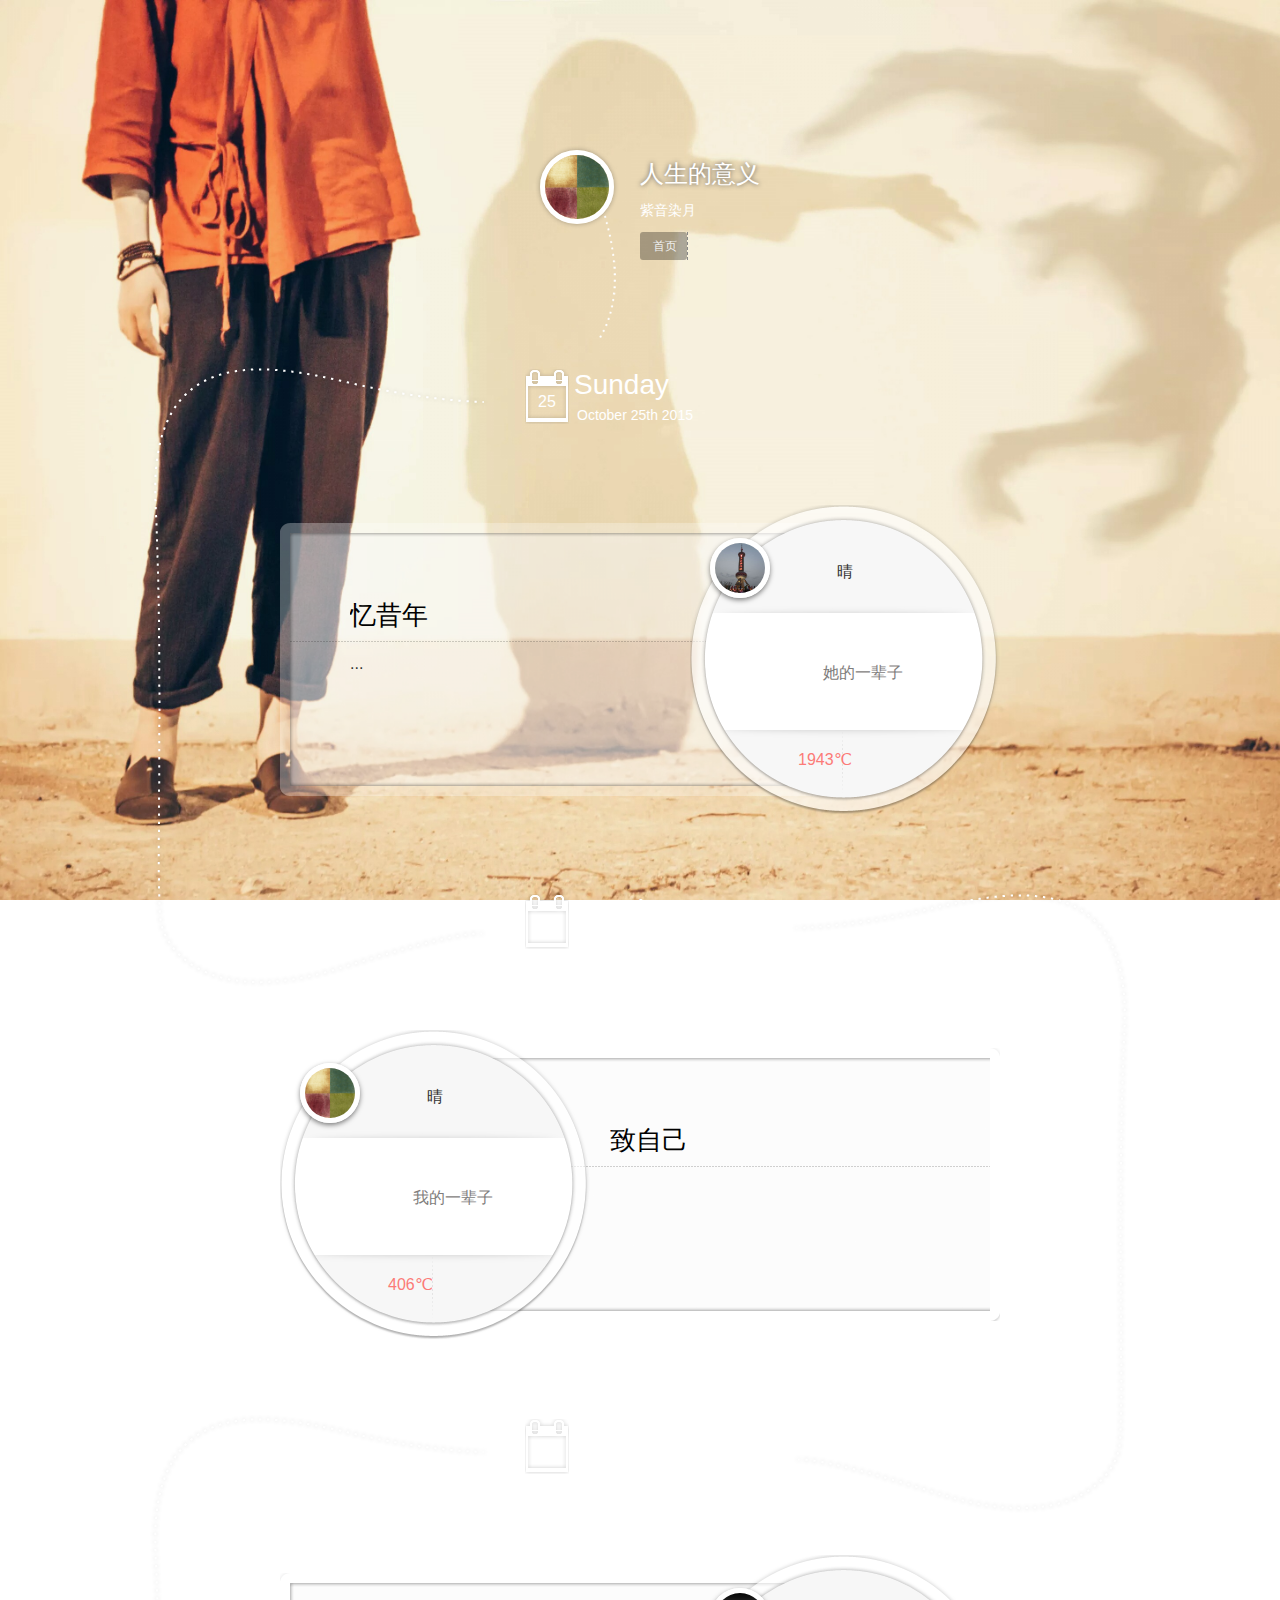
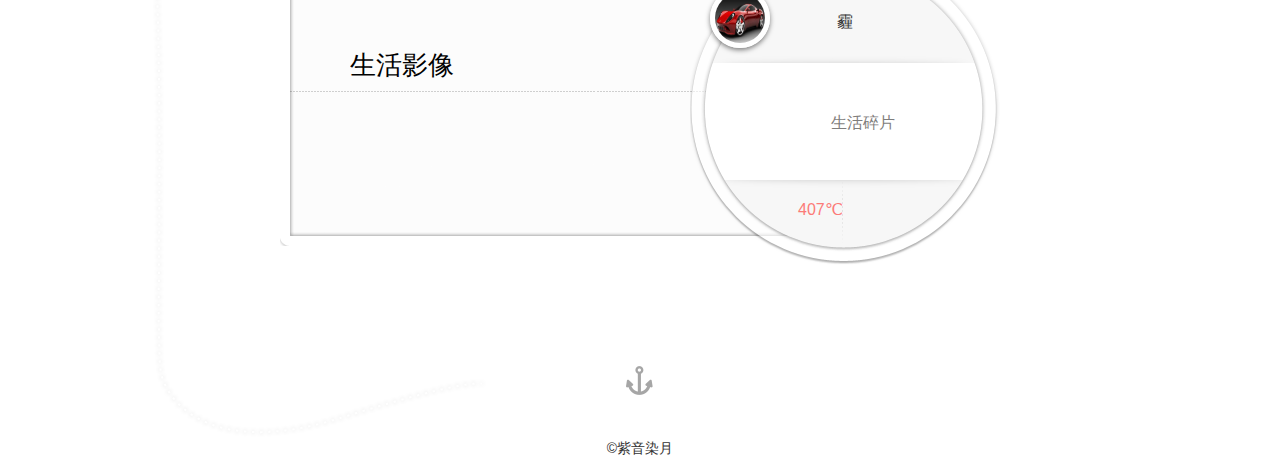
<file: index.html>
<!doctype html>
<!-- The Time Machine GitHub pages theme was designed and developed by Jon Rohan, on Feb 7, 2012. -->
<!-- Follow him for fun. http://twitter.com/jonrohan. Tail his code on https://github.com/jonrohan -->
<html>
<head>
  <meta charset="utf-8">
  <meta http-equiv="X-UA-Compatible" content="IE=edge,chrome=1">

  <link rel="stylesheet" href="style.css" type="text/css" media="screen" />
  <link rel="shortcut icon" href="img/zl.jpg">

  <script type="text/javascript" src="js/jquery.min.js"></script>

  <title>紫音染月</title>
  <meta name="description" content="This is my blog">


  <meta name="viewport" content="width=device-width,initial-scale=1">

</head>

<body class="home blog custom-background">
	<div id="wrap">
		<div id="header" class="clearfix">
			<div id="logo" class="sprite">
				<div class="sprite circle">
					<a href="#" title="人生的意义">
						<img src="img/zl.jpg" alt="logo">
					</a>
				</div>
			</div>
			<div class="mod-right">
				<h1><a href="#" title="人生的意义">人生的意义</a></h1>
				<div class="description">
					紫音染月				</div>
				<div class="tools">
					<div class="menu-%e8%8f%9c%e5%8d%951-container"><ul id="header_menu" class="clearfix"><li id="menu-item-1879" class="menu-item menu-item-type-custom menu-item-object-custom menu-item-home menu-item-1879"><a href="index.html">首页</a></li>
 
</ul></div>				</div>
				 
			</div>
		</div>	<div id="main">
					<div class="post post-text  clearfix post-left">
	<div class="post-date">
		<span class="icon day">25</span>
		<span class="week">
			<a href="">Sunday</a>
		</span>
		<span class="date">October 25th  2015</span>
	</div>
	<div class="post-content">
		<div class="sprite post-main-bg">
			<div class="sprite post-main">
								<div class="mod-txt mod-text">
					<h2>
						<a href="imageinfo.html" title="忆昔年">忆昔年</a>
					</h2>
					<p>


...</p>				</div>
							</div>
		</div>
		<div class="sprite post-meta">
			<div class="author-avatar">
				<img alt='' src='img/shanghai.jpg' class='avatar avatar-64 photo' height='64' width='64' />			</div>
			<h3>晴</h3>
			<div class="tags">
				<table>
					<tbody>
						<tr>
							<td><ul class="post-categories">
	<li><a href="" title="一辈子" rel="category">她的一辈子</a></li></ul></td>
						</tr>
					</tbody>
				</table>
			</div>
			<div class="like clearfix">
				<a class="hot-num" href="">1943℃</a>
			</div>
		</div>
	</div>
</div>					<div class="post post-text  clearfix post-right">
	<div class="post-date">
		<span class="icon day">26</span>
		<span class="week">
			<a href="">Monday</a>
		</span>
		<span class="date">Sunday 26th  2015</span>
	</div>
	<div class="post-content">
		<div class="sprite post-main-bg">
			<div class="sprite post-main">
								<div class="mod-txt mod-text">
					<h2>
						<a href="mp3info.html" title="ss">致自己</a>
					</h2>
					<p>

					</p>				</div>
							</div>
		</div>
		<div class="sprite post-meta">
			<div class="author-avatar">
				<img alt='' src='img/zl.jpg' class='avatar avatar-64 photo' height='64' width='64' />			</div>
			<h3>晴</h3>
			<div class="tags">
				<table>
					<tbody>
						<tr>
							<td><ul class="post-categories">
	<li><a href="" title="声音" rel="category">我的一辈子</a></li></ul></td>
						</tr>
					</tbody>
				</table>
			</div>
			<div class="like clearfix">
				<a class="hot-num" href="">406℃</a>
			</div>
		</div>
	</div>
</div>					<div class="post post-text  clearfix post-left">
	<div class="post-date">
		<span class="icon day">26</span>
		<span class="week">
			<a href="">Monday</a>
		</span>
		<span class="date">October 26th  2015</span>
	</div>
	<div class="post-content">
		<div class="sprite post-main-bg">
			<div class="sprite post-main">
								<div class="mod-txt mod-text">
					<h2>
						<a href="videoinfo.html" title="生活影像">生活影像</a>
					</h2>
					<p>
						

					</p>				</div>
							</div>
		</div>
		<div class="sprite post-meta">
			<div class="author-avatar">
				<img alt='' src='img/qc.jpg' class='avatar avatar-64 photo' height='64' width='64' />			</div>
			<h3>霾</h3>
			<div class="tags">
				<table>
					<tbody>
						<tr>
							<td><ul class="post-categories">
	<li><a href="" title="生活碎片" rel="category">生活碎片</a></li></ul></td>
						</tr>
					</tbody>
				</table>
			</div>
			<div class="like clearfix">
				<a class="hot-num" href="">407℃</a>
			</div>
		</div>
	</div>
</div> 
				</div>
<div id="footer">
				<span id="load-more1" class="icon load-more"></span>
				<div class="copyright">
			&copy;紫音染月
		</div>
	</div>
</div>



<script type="text/javascript">
$('.pages').hover(function () {
	$('.pages ul').stop().show('fast');
},function () {
	$('.pages ul').stop().hide('fast');
});

$('.search').hover(function () {
	$('.search .ipt-txt').stop().animate({width:110});
},function () {
	if ($('.search .ipt-txt:focus').length==0) {
		$('.search .ipt-txt').stop().animate({width:1});
	}
});
$('.search .ipt-txt').blur(function () {
	$('.search .ipt-txt').stop().animate({width:1});
});
		var i=2;
	var max_pages= 7;
	if (max_pages) {
		$('#load-more').click(function () {
			if ((max_pages/i) < 1) {
				this.className = 'nopages';
				this.innerHTML='The End';
				$(this).unbind('click');
				return false;
			}
			var _this = this;

			_this.className = 'loading';

			var url = '?action=ajax_post&pag='+i;
			$.get(url, function(data) {
				i++;
				$('#main').append(data);
				_this.className = 'icon load-more';

				if ((pmax_pages/i) >= 1) {
					_this.className = 'nopages';
					_this.innerHTML='The End';
					$(_this).unbind('click');
				}
			}); 
		})
	}
</script>
 
</body>
</html>
</file>
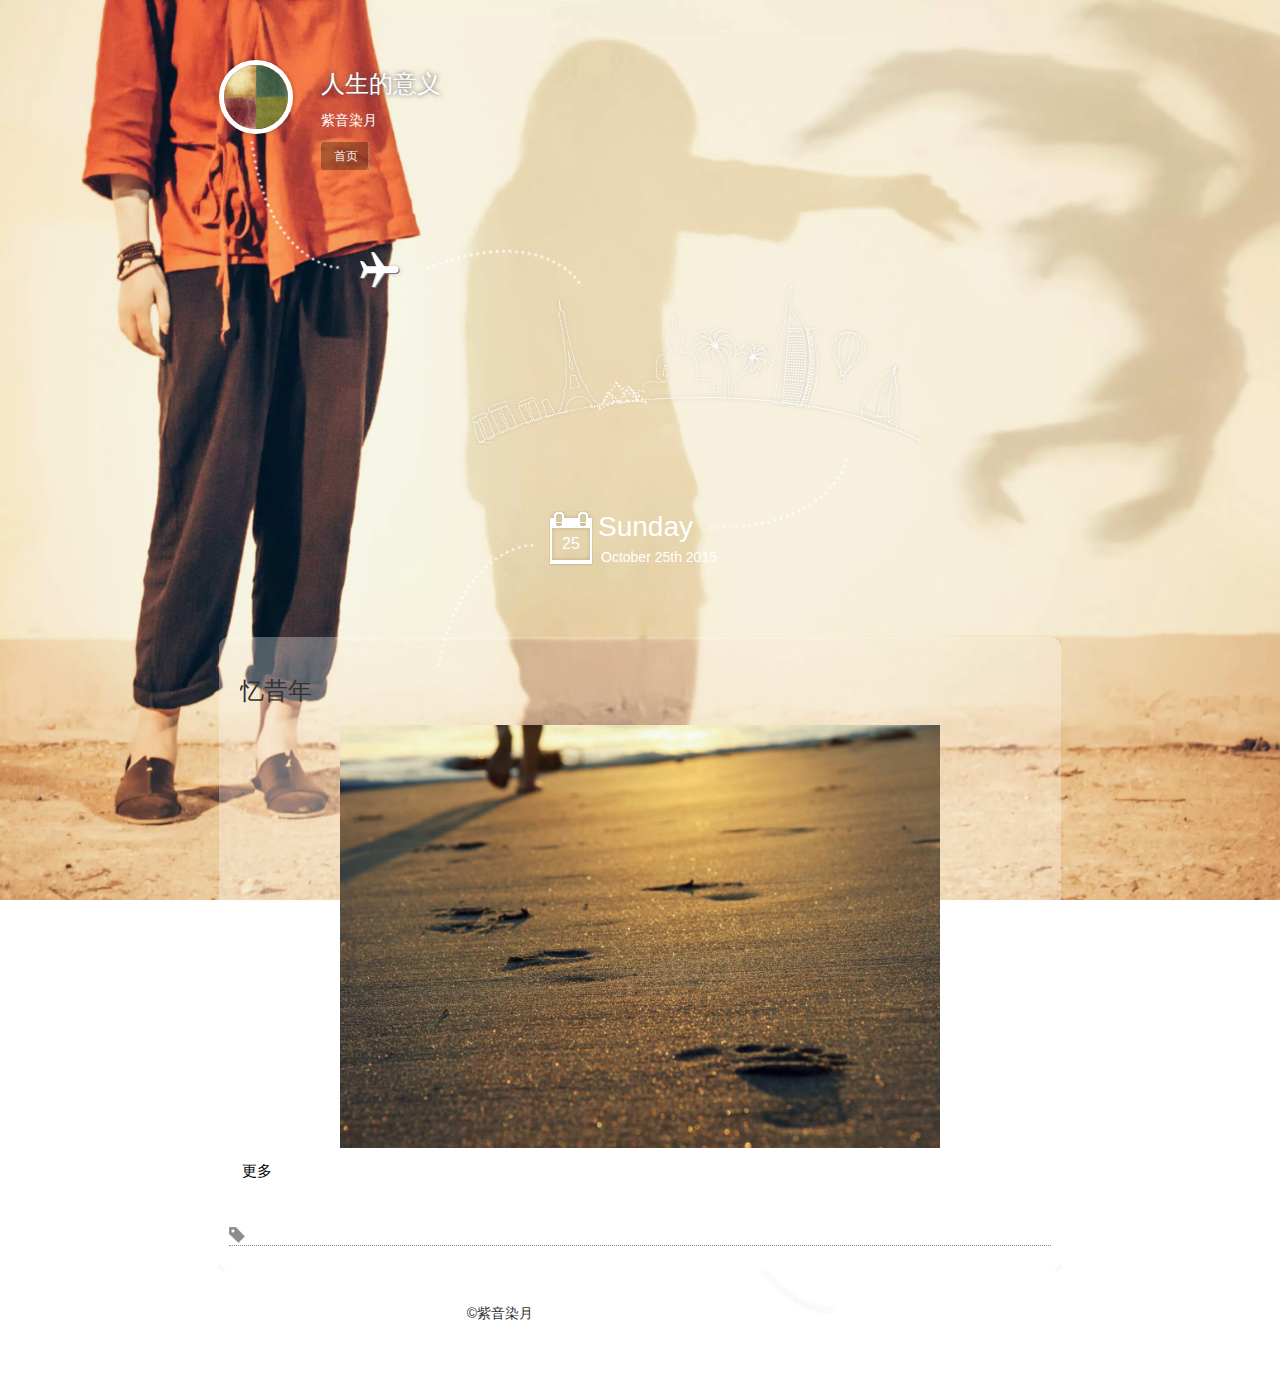
<file: imageinfo.html>
<!DOCTYPE html PUBLIC "-//W3C//DTD XHTML 1.0 Transitional//EN" "http://www.w3.org/TR/xhtml1/DTD/xhtml1-transitional.dtd">
<html xmlns="http://www.w3.org/1999/xhtml">
<head>
<meta http-equiv="Content-Type" content="text/html; charset=utf-8" />
<title></title>
<link rel="stylesheet" href="style.css" type="text/css" media="screen" />
<link rel="shortcut icon" href="img/zl.jpg">


<script type="text/javascript" src="js/jquery.min.js"></script>
</head>
<body class="single single-post postid-1817 single-format-standard custom-background">
	<div id="wrap">
		<div id="header" class="clearfix">
			<div id="logo" class="sprite">
				<div class="sprite circle">
					<a href="#" title="人生的意义">
						<img src="img/zl.jpg" alt="logo">
					</a>
				</div>
			</div>
			<div class="mod-right">
				<h1><a href="#" title="人生的意义">人生的意义</a></h1>
				<div class="description">
					紫音染月			</div>
				<div class="tools">
					<div class="menu-%e8%8f%9c%e5%8d%951-container"><ul id="header_menu" class="clearfix"><li id="menu-item-1879" class="menu-item menu-item-type-custom menu-item-object-custom menu-item-home menu-item-1879"><a href="index.html">首页</a></li>
 
</ul></div>				</div>
				 
			</div>
		</div>	<div id="main">
								<div class="mod-map">
			</div>
			<div class="post-date">
				<span class="icon day">25</span>
				<span class="week">
					<a href="http://demo.huilang.me/travel/?p=1817">Sunday</a>
				</span>
				<span class="date">October 25th  2015</span>
			</div>
			<div class="article-wrap">
				<div class="article  clearfix">
					<div class="post-1817 post type-post status-publish format-standard has-post-thumbnail hentry category-2 tag-werereqrwaf tag-1 tag-2 tag-3 tag-9 tag-10 box">
						<div class="post-title">
							<h3>忆昔年</h3>
						</div>
						<div class="post-text-body">
							<p><img class="aligncenter" alt="cry10" src="img/cry10.jpg" width="600" height="375" /><a href="imageinfogengduo.html">更多</a></p>
<blockquote><p>
</p></blockquote>

<h2></h2>
						</div>
					</div>
											<div class="mod-tags">
							<div class="hd">
								<span class="icon tag"></span>
							</div>
											</div>
										<div id="notes">
				</div>
				</div>
				<div class="article-btm">
				</div>
			</div>
					</div>
<div id="footer">
					<div class="sprite navigation"> 
			</div>
				<div class="copyright">
			&copy;紫音染月
		</div>
	</div>
</div>



<script type="text/javascript">
$('body').on('click','.post-main',function () {
	if (this.getAttribute ('data-type') != 'audio') {
		location.href=this.getAttribute ('data-url');
	}
});



$('.pages').hover(function () {
	$('.pages ul').stop().show('fast');
},function () {
	$('.pages ul').stop().hide('fast');
});

$('.search').hover(function () {
	$('.search .ipt-txt').stop().animate({width:110});
},function () {
	if ($('.search .ipt-txt:focus').length==0) {
		$('.search .ipt-txt').stop().animate({width:1});
	}
});
$('.search .ipt-txt').blur(function () {
	$('.search .ipt-txt').stop().animate({width:1});
});
</script>
</body>
</html>
</file>
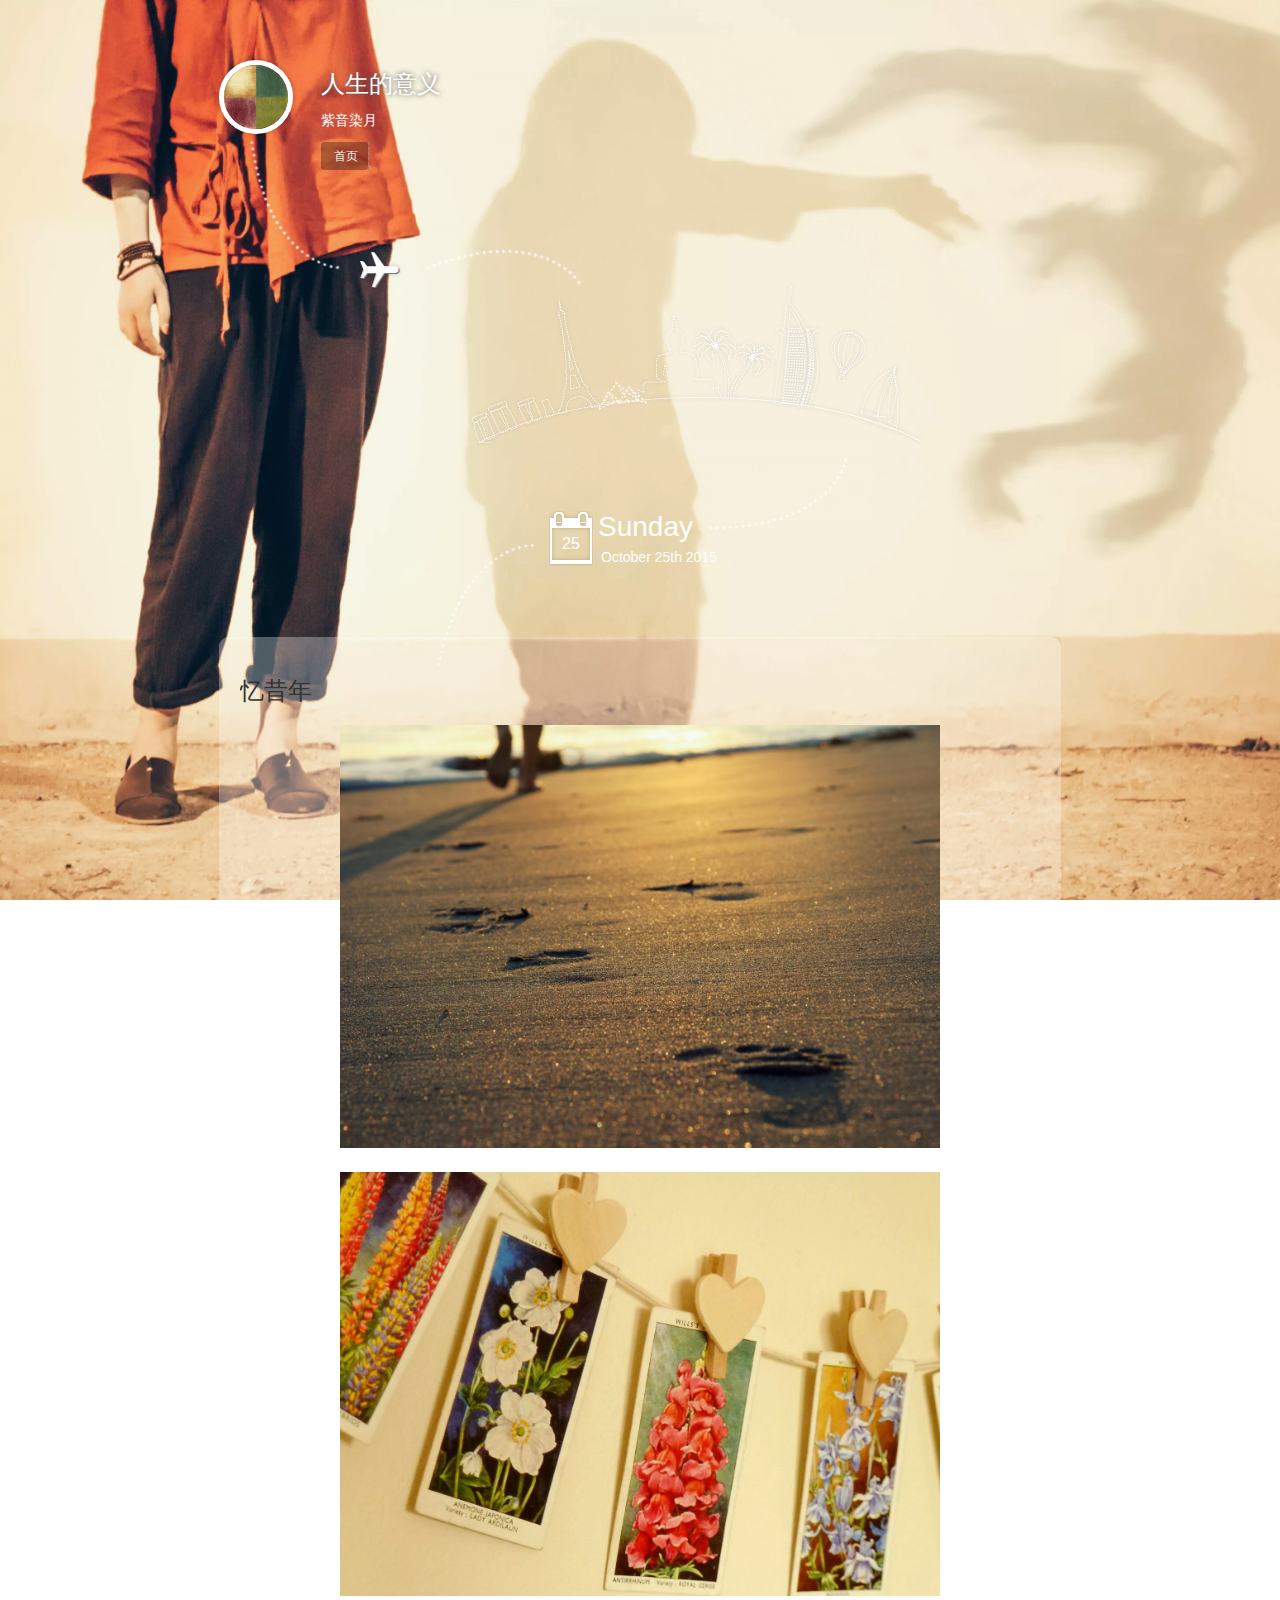
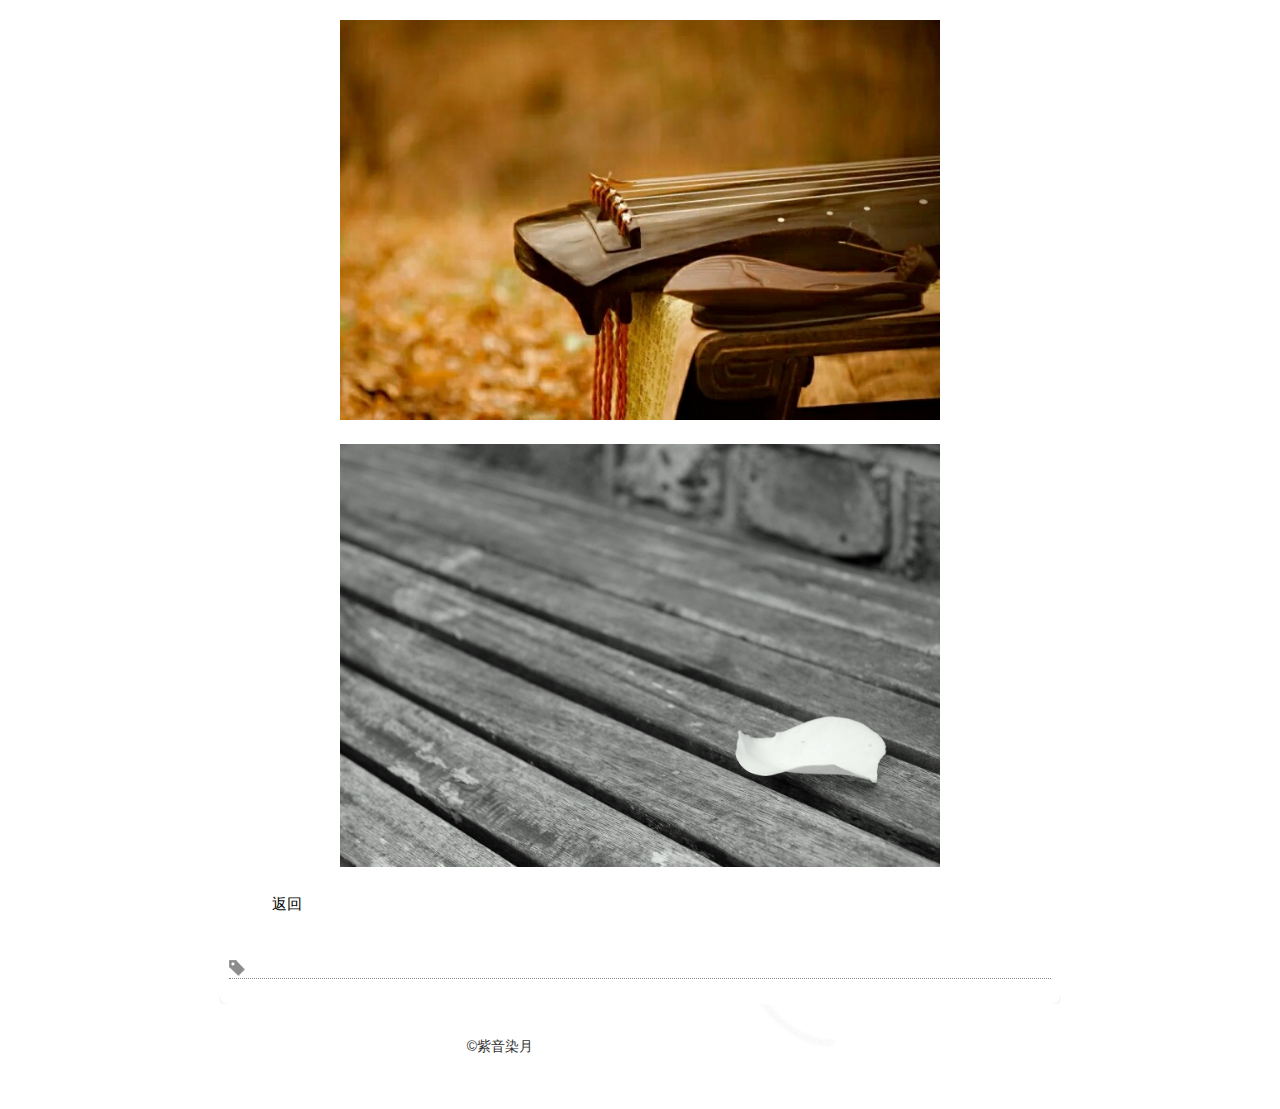
<file: imageinfogengduo.html>
<!DOCTYPE html PUBLIC "-//W3C//DTD XHTML 1.0 Transitional//EN" "http://www.w3.org/TR/xhtml1/DTD/xhtml1-transitional.dtd">
<html xmlns="http://www.w3.org/1999/xhtml">
<head>
<meta http-equiv="Content-Type" content="text/html; charset=utf-8" />
<title></title>

<link rel="stylesheet" href="style.css" type="text/css" media="screen" />
<link rel="shortcut icon" href="img/zl.jpg">


<script type="text/javascript" src="js/jquery.min.js"></script>

</head>
<body class="single single-post postid-1817 single-format-standard custom-background">
	<div id="wrap">
		<div id="header" class="clearfix">
			<div id="logo" class="sprite">
				<div class="sprite circle">
					<a href="#" title="人生的意义">
						<img src="img/zl.jpg" alt="logo">
					</a>
				</div>
			</div>
			<div class="mod-right">
				<h1><a href="#" title="人生的意义">人生的意义</a></h1>
				<div class="description">
					紫音染月			</div>
				<div class="tools">
					<div class="menu-%e8%8f%9c%e5%8d%951-container"><ul id="header_menu" class="clearfix"><li id="menu-item-1879" class="menu-item menu-item-type-custom menu-item-object-custom menu-item-home menu-item-1879"><a href="index.html">首页</a></li>
 
</ul></div>				</div>
				 
			</div>
		</div>	<div id="main">
								<div class="mod-map">
			</div>
			<div class="post-date">
				<span class="icon day">25</span>
				<span class="week">
					<a href="http://demo.huilang.me/travel/?p=1817">Sunday</a>
				</span>
				<span class="date">October 25th  2015</span>
			</div>
			<div class="article-wrap">
				<div class="article  clearfix">
					<div class="post-1817 post type-post status-publish format-standard has-post-thumbnail hentry category-2 tag-werereqrwaf tag-1 tag-2 tag-3 tag-9 tag-10 box">
						<div class="post-title">
							<h3>忆昔年</h3>
						</div>
						<div class="post-text-body">
							<p><img class="aligncenter" alt="cry10" src="img/cry10.jpg" width="600" height="375" /></p>
<p><img class="aligncenter" alt="cry10" src="img/g1.jpg" width="600" height="375" /></p>
<p><img class="aligncenter" alt="cry10" src="img/g2.jpg" width="600" height="375" /></p>
<p><img class="aligncenter" alt="cry10" src="img/g3.jpg" width="600" height="375" /></p>
<p><a href="imageinfo.html">返回</a></p>
<blockquote><p></p></blockquote>

<h2></h2>
						</div>
					</div>
											<div class="mod-tags">
							<div class="hd">
								<span class="icon tag"></span>
							</div>
											</div>
										<div id="notes">
				</div>
				</div>
				<div class="article-btm">
				</div>
			</div>
					</div>
<div id="footer">
					<div class="sprite navigation"> 
			</div>
				<div class="copyright">
			&copy;紫音染月
		</div>
	</div>
</div>



<script type="text/javascript">
$('body').on('click','.post-main',function () {
	if (this.getAttribute ('data-type') != 'audio') {
		location.href=this.getAttribute ('data-url');
	}
});



$('.pages').hover(function () {
	$('.pages ul').stop().show('fast');
},function () {
	$('.pages ul').stop().hide('fast');
});

$('.search').hover(function () {
	$('.search .ipt-txt').stop().animate({width:110});
},function () {
	if ($('.search .ipt-txt:focus').length==0) {
		$('.search .ipt-txt').stop().animate({width:1});
	}
});
$('.search .ipt-txt').blur(function () {
	$('.search .ipt-txt').stop().animate({width:1});
});
</script>
</body>
</html>
</file>
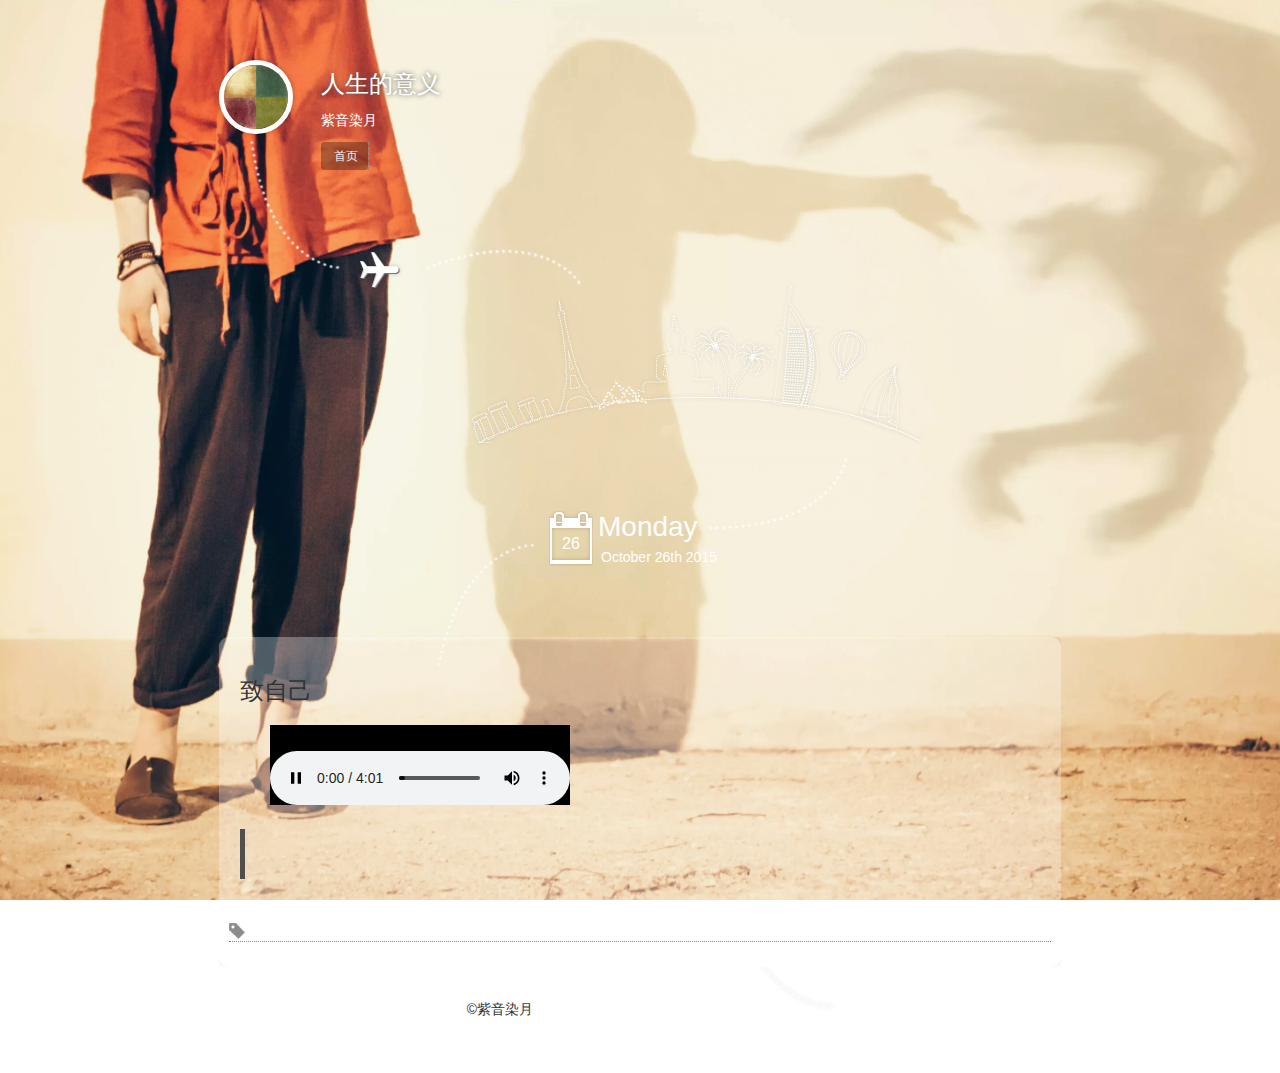
<file: mp3info.html>
<!DOCTYPE html PUBLIC "-//W3C//DTD XHTML 1.0 Transitional//EN" "http://www.w3.org/TR/xhtml1/DTD/xhtml1-transitional.dtd">
<html xmlns="http://www.w3.org/1999/xhtml">
<head>
<meta http-equiv="Content-Type" content="text/html; charset=utf-8" />
<title></title>

<link rel="stylesheet" href="style.css" type="text/css" media="screen" />
<link rel="shortcut icon" href="img/zl.jpg">

<script type="text/javascript" src="js/jquery.min.js"></script>

</head>
<body class="single single-post postid-1817 single-format-standard custom-background">
	<div id="wrap">
		<div id="header" class="clearfix">
			<div id="logo" class="sprite">
				<div class="sprite circle">
					<a href="#" title="人生的意义">
						<img src="img/zl.jpg" alt="logo">
					</a>
				</div>
			</div>
			<div class="mod-right">
				<h1><a href="#" title="人生的意义">人生的意义</a></h1>
				<div class="description">
					紫音染月</div>
				<div class="tools">
					<div class="menu-%e8%8f%9c%e5%8d%951-container"><ul id="header_menu" class="clearfix"><li id="menu-item-1879" class="menu-item menu-item-type-custom menu-item-object-custom menu-item-home menu-item-1879"><a href="index.html">首页</a></li>
 
</ul></div>				</div>
				 
			</div>
		</div>	<div id="main">
								<div class="mod-map">
			</div>
			<div class="post-date">
				<span class="icon day">26</span>
				<span class="week">
					<a href="http://demo.huilang.me/travel/?p=1817">Monday</a>
				</span>
				<span class="date">October 26th  2015</span>
			</div>
			<div class="article-wrap">
				<div class="article  clearfix">
					<div class="post-1817 post type-post status-publish format-standard has-post-thumbnail hentry category-2 tag-werereqrwaf tag-1 tag-2 tag-3 tag-9 tag-10 box">
						<div class="post-title">
							<h3>致自己</h3>
						</div>
						<div class="post-text-body">
							<p>
<embed src="img/pyghlkn.mp3" autostart="true" loop="-1" controls="ControlPanel" height="80px" > 

</p>

<blockquote><p><br/> <br/></p></blockquote>

<h2></h2>
						</div>
					</div>
											<div class="mod-tags">
							<div class="hd">
								<span class="icon tag"></span>
							</div>
											</div>
										<div id="notes">
				</div>
				</div>
				<div class="article-btm">
				</div>
			</div>
					</div>
<div id="footer">
					<div class="sprite navigation"> 
			</div>
				<div class="copyright">
			&copy;紫音染月
		</div>
	</div>
</div>



<script type="text/javascript">
$('body').on('click','.post-main',function () {
	if (this.getAttribute ('data-type') != 'audio') {
		location.href=this.getAttribute ('data-url');
	}
});



$('.pages').hover(function () {
	$('.pages ul').stop().show('fast');
},function () {
	$('.pages ul').stop().hide('fast');
});

$('.search').hover(function () {
	$('.search .ipt-txt').stop().animate({width:110});
},function () {
	if ($('.search .ipt-txt:focus').length==0) {
		$('.search .ipt-txt').stop().animate({width:1});
	}
});
$('.search .ipt-txt').blur(function () {
	$('.search .ipt-txt').stop().animate({width:1});
});
</script>
</body>
</html>
</file>
<file: style.css>
﻿@charset "utf-8";
/*
Theme Name: 旅行的意义
Description: 主题更新见：http://huilang.me/free-wordpress-theme-the-meaning-of-trave/
Version: 2.0
Author: Huilang Liu Weili
Author URI: http://huilang.me/

@import url(https://fonts.googleapis.com/css?family=Felipa);*/

/* 初始化 */
body,div,dl,dt,dd,h1,h2,h3,h4,h5,h6,pre,code,form,fieldset,legend,input,textarea,p,blockquote,th,td,address{margin:0;padding:0;}
fieldset,img{border:none;}
address,caption,cite,code,dfn,th,var,em{font-style:normal;font-weight:normal;}
ul,ol{list-style:none;}
select,input{vertical-align:middle;}
select,input,textarea{font-size:12px;}
table{border-collapse:collapse;border-spacing:0;font-size:inherit;}
body{background:#fff url(img/bg.jpg) center 0 repeat-y fixed;background-size:cover;color:#333;padding:0;font:14px/180% verdana,'微软雅黑', sans-serif;}
h1,h2,h3,h4,h5,h6{font-size:100%;font-weight: normal;}

.clearfix:after { display: block; font-size: 0; content:'\20'; clear: both; height: 0; }
.clearfix{*zoom:1;}

a{color:black;text-decoration:none;}
a:hover{text-decoration:underline;color: purple}

blockquote,q{margin: 20px;}


/*-----------------------------------------------------------------*/

#wrap{width: 980px;margin: 0 auto;}

.sprite{background: url(img/sprite.png) 0 -9999em no-repeat;}
.icon{background: url(img/icon.png) 0 -9999em no-repeat;}

/*头部*/
#header {width: 980px;margin: 150px auto 0;word-break:break-all;word-wrap:break-word;}
#logo{float: left;width: 100px;height: 190px;margin-left: 390px;background-position: 30px 60px;}
#logo img{border-radius:32px;width: 64px;height: 64px;display: block;}
#logo .circle{width: 64px;height: 64px;border: 5px solid #fff;border-radius:37px;box-shadow:0 0 5px rgba(0,0,0,0.3);}


#header .mod-right{float: right;width: 490px;}

h1 a{font:24px/200%  "微软雅黑", sans-serif;color: #fff;text-shadow:0 0 5px #555;}
h1 a:hover{text-decoration: none;}
#header .description{max-height: 75px;overflow: hidden;font-size: 14px;color: #fff;line-height: 24px;margin-bottom: 10px;}

#header .tools{float: left;height: 28px;line-height: 28px;font-size: 12px;border-radius:3px;padding: 0 3px;background: #000;filter:Alpha(opacity=30);background: rgba(0,0,0,0.3);}
#header .tools a{position: relative;float: left;height: 28px;color: #eee;padding: 0 10px;border-right: 1px dashed #888;}
#header .tools .no-bdr{border:0 !important;}
#header .pages{float: left;position: relative;padding: 0 10px;color: #eee;}
#header .pages ul{display: none;position: absolute;left:0;top:28px;max-width: 200px;min-width:47px;margin: 0;padding: 3px 0 0 0;border-radius:3px;}
#header .pages li{zoom:1;margin: 0;padding:  0;background: #000;filter:Alpha(opacity=30);background: rgba(0,0,0,0.3); }

#header .pages li a{display: block;*width:100%;margin: 0 10px;padding: 0;float: none;border-right: 0;border-bottom: 1px dashed #888;white-space: nowrap;overflow: hidden;text-overflow:ellipsis;}

#header .pages .first{border-top-left-radius:3px;border-top-right-radius:3px;}
#header .pages .last{border-bottom-left-radius:3px;border-bottom-right-radius:3px;}



#header .search{float: left;overflow: hidden;margin-left: 5px;height: 28px;border-radius:3px;padding: 0 10px;background: #000;filter:Alpha(opacity=30);background: rgba(0,0,0,0.3);}
#header .search .ipt-txt{position: relative;vertical-align: middle;width: 1px;height: 22px;line-height: 22px;text-indent: 1px;background: transparent;border: 0;outline: none;color: #eee;}
#header .search .sb{position: relative;vertical-align: middle;width: 22px;height: 22px;border: 0;background-position: -11px -197px;cursor: pointer;}

:root #header .pages li,:root #header .tools,:root #header .search{filter:none;}


#main{margin-top: 150px;}


/*文章列表*/

.post{height: 450px;overflow: hidden;margin: -125px 0;padding: 100px 0;word-break:break-all;word-wrap:break-word;}
.post-left{background: url(img/tracklist.png) 0 0 no-repeat;}
.post-right{background: url(img/tracklist.png) right -650px no-repeat;}

/*日期*/
.post-date{width: 230px;height: 70px;margin: -100px auto 0;color: #fff;white-space: nowrap;}
.post-date a{color: #fff;}
.post-date .day{float: left;width: 44px;height: 55px;margin: 4px 5px 0 0;background-position: 0 0;text-align: center;font:16px/65px Verdana, Arial, "宋体", sans-serif;}
.post-date .week{display: block;font:28px/40px Monotype Corsiva,'Felipa', Segoe Print, sans-serif;}
.post-date .date{display: block;text-indent: 3px;font:14px/20px verdana, Arial, "宋体", sans-serif;}



/*正文*/
.post-content{width: 720px;margin: 70px auto 0;}
.post-main-bg{float: left;width: 574px;height: 273px;overflow: hidden;background-position: 0 -320px;margin: 18px -170px 0 0;}
.post-meta{position: relative;float: right;width: 310px;height: 310px;background-position: -130px 0;}
.post-right .post-meta{float: left;}
.post-right .post-main-bg{float: right;margin: 18px 0 0 -170px;}

.post-main{height: 253px;overflow: hidden;margin: 10px 10px ;cursor: pointer;}

.post-meta .author-avatar{position: absolute;left:20px;top:33px;width: 50px;height: 50px;border-radius:30px;border: 5px solid #fff;box-shadow:0 2px 5px rgba(0,0,0,0.5);}
.post-meta .author-avatar img{width: 50px;height: 50px;border-radius:25px;}

.post-meta h3{text-align: center;font:16px/18px '微软雅黑', Arial, "宋体", sans-serif;margin: 58px 0 33px;}

.post-meta .tags{width: 250px;height: 118px;overflow: hidden;margin-left: 28px;text-align: center;font:16px/180% Verdana, Arial, "微软雅黑", sans-serif;}
.post-meta .tags table{width: 100%;height: 100%;}
.post-meta .tags a{margin: 0 10px;color: #7f7d7c;}

.post-meta .like{width: 120px;margin: 15px auto 0;}
.post-meta .fav-iframe{float: left;margin: 4px 23px 0 17PX;}
.post-meta .hot-num{float: left;width: 47px;margin-left: 13px;font-size: 16px;color: #fc7b78;white-space: nowrap;}




.post-content .mod-txt{float: left;width: 320px;height: 200px;overflow: hidden;margin:20px 60px 0;}
.post-right .mod-txt{float: right;}
.post-content .mod-txt{font-size: 16px;line-height: 26px;}
.post-content .mod-txt h2{height: 34px;margin: 45px 0 19px 0;font:26px/34px Verdana, Arial, "微软雅黑", sans-serif;color: #000;white-space: nowrap;word-wrap:normal;}
.post-content .mod-txt h2 a{color: #000;}
.post-content .mod-txt ul,.post-content .mod-txt ol{margin-top: 0;margin-bottom: 0;}



.post-audio .post-main{background: #353431;cursor: default;}
.post-audio .post-main h2{margin: 50px 0 0 0; font:22px/28px Verdana, Arial, "微软雅黑", sans-serif;color: #fff;}
.post-audio .post-main h3{margin-bottom: 10px;font:18px/24px Verdana, Arial, "微软雅黑", sans-serif;color: #fff;}
.post-audio .post-main .mod-txt a{color: #fff;}


.post-text .post-main,.post-link .post-main { background-position: 0 -620px;}


.post-link .mod-txt h2,.post-link .mod-txt h2 a{color: #325fa3;}


.post-photo .post-main{padding-left: 0;}
.post-photo.post-right .post-main{padding-left: 54px;}
.post-photo .post-main img{width: 500px;}

.post-video .mod-video{position: relative;float: left;width: 500px;height: 253px;}
.post-video.post-right .mod-video{float: right;}
.post-video .post-main img{width: 500px;}
.post-video .mask-cover{position: absolute;left:0;top:0;width: 500px;height: 253px;background: rgba(0,0,0,0.7);}
.post-video .btn-play{position: absolute;left:50%;top:50%;width: 40px;height: 40px;margin: -20px 0 0 -20px;background-position: 0 -140px;}


.block-link{display: block;width: 320px;height: 200px;}

.load-more{display: block;width: 48px;height: 48px;margin: 18px auto 0;background-position: 0 -80px;cursor: pointer;}
.loading{display: block;width: 48px;height: 48px;margin: 18px auto 0;background:url(img/loading.gif) 0 0 no-repeat;border-radius:24px;}
.nopages{display: block;text-align: center;font:32px/40px Monotype Corsiva,'Felipa', Segoe Print, sans-serif;background: none;color: #fff;margin-top: 20px;text-shadow:0 0 5px rgba(0,0,0,0.5);}





/*文章页*/

.single #header{position: relative;z-index:2;width: 842px;height: 200px;margin-top: 60px;}
.single #header .mod-right{width: 740px;}
.single #logo{margin-left: 0;background: none;}
.single #main{margin-top: 0;}
.single #wrap{width: 842px;}
.single .post-date{margin: -280px 0 0 330px;}

.article-wrap{width: 842px;margin: 60px auto 0;padding-top: 10px;background: url(img/articlebg.png) 0 0 no-repeat;}
.article{padding: 10px 0;background: url(img/articlebg.png) -1720px 0 repeat-y;word-break:break-all;word-wrap:break-word;}
.article-btm{clear:both;height: 10px;overflow: hidden;background: url(img/articlebg.png) -860px 0 no-repeat;}

.article .post{width: 800px;overflow: hidden;margin: 0px 21px 20px;height: auto;padding: 0;} 
.mod-map{position: relative;width: 842px;height: 527px;top:-120px;overflow: hidden;background: url(img/tackarticle.png) 0 0 no-repeat;margin: 0 0 0 30px;}

#notes{padding: 0 10px;}
.single .mod-tags{padding: 0 10px;}
.single .mod-tags .hd{margin-bottom: 5px;border-bottom: 1px dotted #888;}
.single .mod-tags .tag{display: inline-block;width: 18px;height: 18px;background-position: 0 -240px;}
.single .mod-tags a{color: #666;margin: 0 5px;}
.single .audio .info{margin: 20px 0;}
.single .post-title{margin: 20px 0;}
.single .post-title h3{font:24px/28px Verdana, Arial, "微软雅黑", sans-serif;}


.single .img-box img{display: block;margin-top: 10px;}
.single .text-img-holder img{max-width:800px;}


/*页面*/
.page #header{position: relative;z-index:2;width: 842px;height: 200px;margin-top: 60px;}
.page #header .mod-right{width: 740px;}
.page #logo{margin-left: 0;background: none;}
.page #main{margin-top: 0;}
.page #wrap{width: 842px;}
.page .post-date{margin: -280px 0 0 330px;}
.page .post-title{margin: 20px 0;}
.page .post-title h3{font:24px/28px Verdana, Arial, "微软雅黑", sans-serif;}
.article .page{width: 800px;overflow: hidden;margin: 0px 21px 20px;height: auto;padding: 0;} 


/*地图*/
.map-bg{display: none;width: 645px;height: 222px;padding: 14px 12px;margin: 90px 0 0 70px;background-position: 0 -900px;}
#map-container{width: 645px;height: 222px;}


/*底部*/
.single #footer,.page #footer{width: 790px;margin: 0 auto;padding-bottom: 50px;}
.navigation{float: right;width: 200px;height: 70px;background-position: -480px -10px;padding-left: 80px;}
.navigation a{display: inline-block;width: 88px;height: 28px;line-height: 28px;margin: 25px 3px 0;text-align: center;background: #000;filter:alpha(opacity=30);background: rgba(0,0,0,0.3);border-radius:3px;color: #fff;}
.navigation a span{position: relative;}
:root .navigation a{filter:none;}
.copyright{padding-top:  30px;width: 100%;text-align: center;}
.copyright a{color: #444;}


/*搜索无结果*/
.no-result{width: 645px;height: 222px;padding: 14px 12px;margin: 0 auto;background-position: 0 -900px; text-align: center;font-size: 24px;line-height: 222px;}



#header_menu{padding: 0;margin: 0 -4px 0 0;}
#header_menu li{display: initial;}

#arc{width: auto;text-align: center;background: none;float: none;margin-top: 10px;}

/*post-text-body*/
.post-text-body{}
	.post-text-body code,.indexbody code {text-indent: 0;margin: 10px 0px;padding: 10px 10px;border: 1px dashed #F5F5F5;
		color: #FAFAFA;font-family: "Lucida Console", Monaco, Consolas, "Andale Mono", "DejaVu Sans Mono", monospace;
		line-height: 20px;clear: both;display: block;overflow: auto;width: auto;font-size: 12px;border-radius: 5px;
		-moz-border-radius: 5px;-webkit-border-radius: 5px;}
	.post-text-body img,.indexbody p img{max-width: 705px;height: auto;display: block;}
	.post-text-body a {text-decoration: none;padding: 1px 2px;}
	.post-text-body p{margin: 0 0 24px;word-wrap: break-word;font-size: 15px;text-indent: 2em;}
	.post-text-body h1,.post-text-body h2,.post-text-body h3,.post-text-body h4,.post-text-body h5,.post-text-body h6{font-weight: bold;margin: 0 0 24px;}
	.post-text-body h1{font-size: 24px;line-height: 28px;}
	.post-text-body h2{font-size: 20px;line-height: 24px;}
	.post-text-body h3{font-size: 18px;line-height: 22px;}
	.post-text-body h4{font-size: 16px;line-height: 18px;}
	.post-text-body h5{line-height: 18px;font-size: 12px;}
	.post-text-body h6{line-height: 18px;font-size: 11px;}
	.post-text-body blockquote {padding: 0 0 0 15px;margin: 0 0 10px 0;border-left: 5px solid #504F4F;display: block;font-style: italic;}
	.post-text-body blockquote cite, .post-text-body blockquote small {font-size: 14px;}
	.post-text-body ul{list-style-type: disc;margin: 16px 0;padding: 0 0 0 40px;}
	.post-text-body li > ul, .post-text-body li > ol {margin: 0;}
	.post-text-body ol{list-style-type: decimal;margin: 16px 0;padding: 0 0 0 40px;}
	.post-text-body ul li,.post-text-body ol li{font-size: 15px;}
	.post-text-body strong{font-weight: bold;}
	.post-text-body hr{border-top: 1px solid #504F4F;}
	.post-text-body pre{word-wrap: break-word;word-break:break-all;overflow: hidden;}
	.post-text-body table{border-bottom: 1px solid #504F4F;border-right: 1px solid #504F4F;border-collapse: collapse;border-spacing: 0;margin: 0 0 20px;width: 100%;}
	.post-text-body th{font-size: 14px;font-weight: bold;}
	.post-text-body th,.post-text-body td{border-top: 1px solid #504F4F;padding: 6px 10px 6px 6px;border-left: 1px solid #504F4F;}
	.post-text-body dl{margin: 0 20px;}
	.post-text-body dt {font-weight: bold;}
	.post-text-body dd {margin: 0 0 20px;}
	.post-text-body .aligncenter,.indexbody .aligncenter{display: block;margin-left: auto;margin-right: auto;margin-bottom: 10px;}
	.post-text-body .alignleft,.indexbody .alignleft{float: left;margin: 5px 20px 5px 0;}
	.post-text-body .alignright,.indexbody .alignright{float: right;margin: 5px 0 5px 20px;}
	.post-text-body address {margin: 0 0 24px;}
	.post-text-body abbr[title] {border-bottom: 1px dotted;}
	.post-text-body big {font-size: larger;}
	i, cite, em, var, address, dfn {font-style: italic;}
	.post-text-body ins {background: #fff9c0;text-decoration: none;}
	sub, sup {font-size: 75%;line-height: 0;position: relative;vertical-align: baseline;}
	sub {bottom: -0.25em;}
	sup {top: -0.5em;}
	.post-text-body .gallery{}
	.post-text-body .gallery dl{margin: 0;padding: 0}
	.post-text-body .gallery img{max-width: 100%}




/*duoshuo*/
#ds-thread #ds-reset .ds-sort a,#ds-thread #ds-reset li.ds-post-placeholder,#ds-thread #ds-reset li.ds-tab a.ds-current{color: #333!important;}
#ds-thread #ds-reset .ds-sort a.ds-current, #ds-thread #ds-reset .ds-sort a:active {color: #d32!important;}
#ds-thread #ds-reset li.ds-tab a.ds-current{border: 1px solid #333!important;background: none;text-shadow:none;}
#ds-thread #ds-reset .ds-textarea-wrapper{background: none!important;}
</file>
